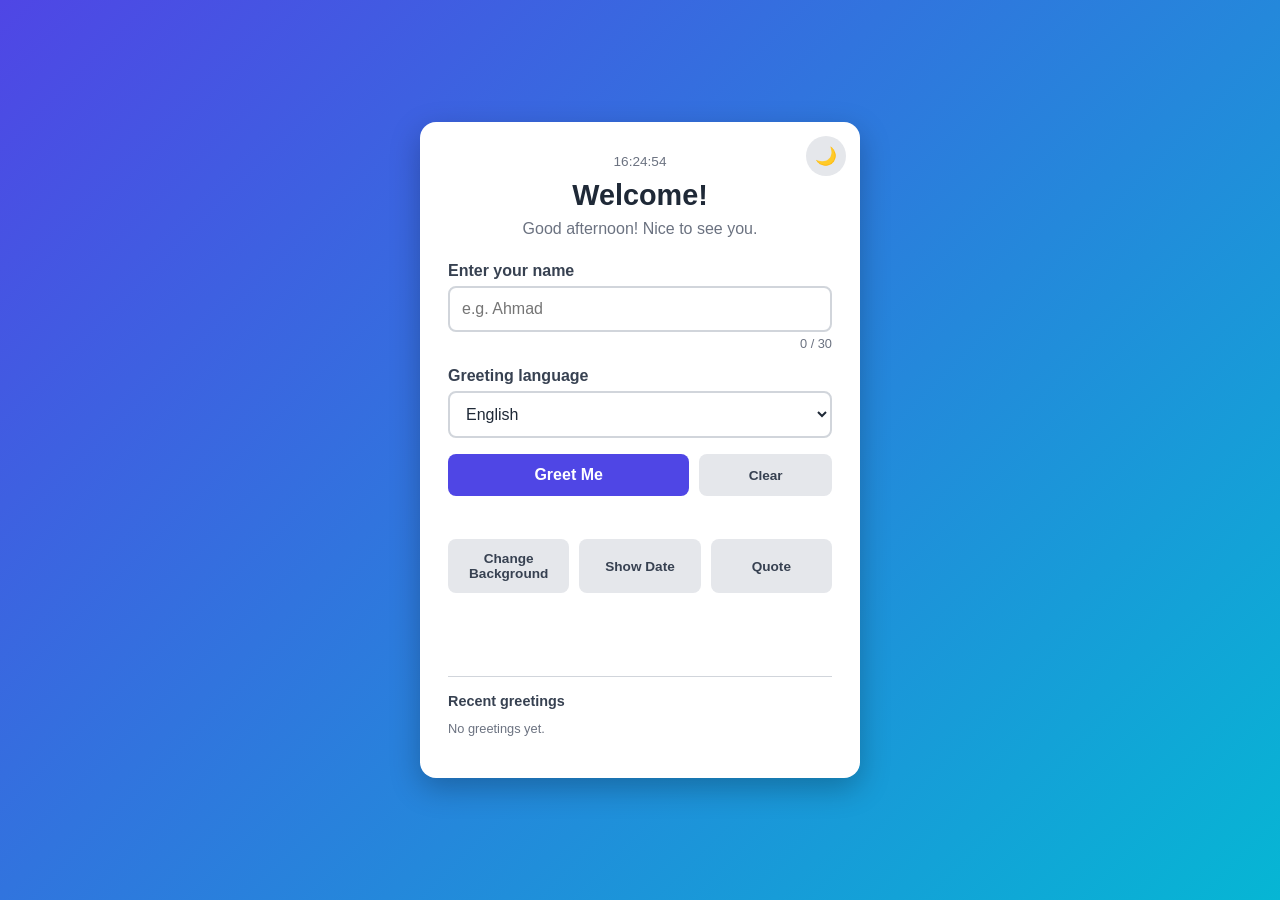
<file: week-03/greeting.html>
<!DOCTYPE html>
<html lang="en">
<head>
  <meta charset="UTF-8">
  <meta name="viewport" content="width=device-width, initial-scale=1.0">
  <title>Interactive Greeting App</title>
  <link rel="stylesheet" href="style.css">
</head>
<body>
  <main class="card">
    <button id="themeButton" class="theme-toggle" aria-label="Toggle dark mode">🌙</button>

    <p id="clock" class="clock"></p>
    <h1 id="greeting">Welcome!</h1>
    <p id="timeMessage" class="subtitle"></p>

    <label for="nameInput">Enter your name</label>
    <input type="text" id="nameInput" maxlength="30" placeholder="e.g. Ahmad">
    <p id="charCount" class="char-count">0 / 30</p>

    <label for="languageSelect">Greeting language</label>
    <select id="languageSelect">
      <option value="english">English</option>
      <option value="hausa">Hausa</option>
      <option value="yoruba">Yoruba</option>
      <option value="igbo">Igbo</option>
      <option value="french">French</option>
      <option value="spanish">Spanish</option>
    </select>

    <div class="main-buttons">
      <button id="greetButton">Greet Me</button>
      <button id="clearButton" class="secondary">Clear</button>
    </div>
    <p id="errorMessage" class="error"></p>

    <div class="extras">
      <button id="colorButton" class="secondary">Change Background</button>
      <button id="dateButton" class="secondary">Show Date</button>
      <button id="quoteButton" class="secondary">Quote</button>
    </div>

    <p id="dateDisplay" class="date"></p>
    <p id="quoteDisplay" class="quote"></p>

    <section class="history">
      <h2>Recent greetings</h2>
      <ul id="historyList"></ul>
    </section>
  </main>

  <script src="script.js"></script>
</body>
</html>
</file>
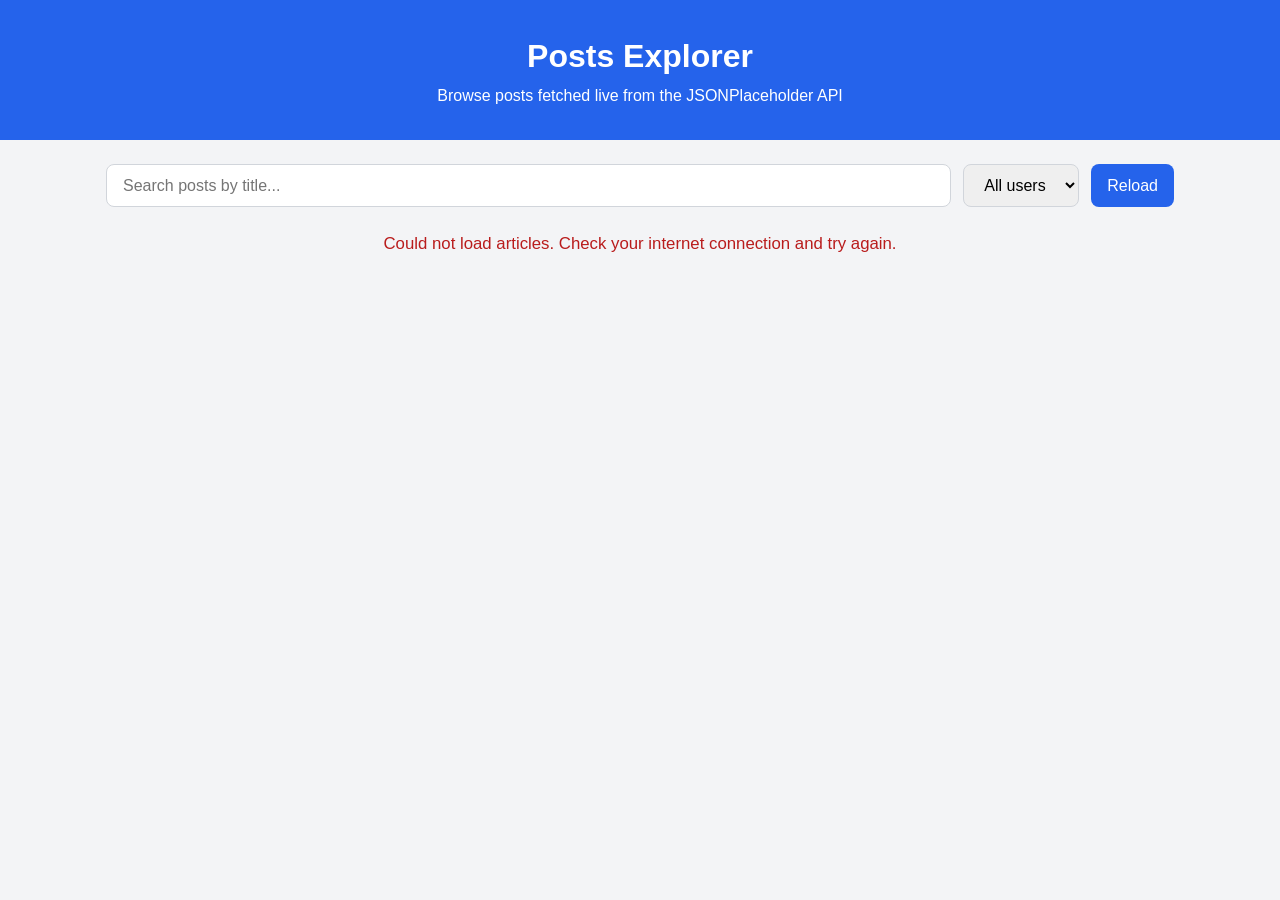
<file: week-04/posts.html>
<!DOCTYPE html>
<html lang="en">
<head>
  <meta charset="UTF-8" />
  <meta name="viewport" content="width=device-width, initial-scale=1.0" />
  <title>Posts Explorer</title>
  <link rel="stylesheet" href="style.css" />
</head>
<body>
  <header class="header">
    <h1>Posts Explorer</h1>
    <p>Browse posts fetched live from the JSONPlaceholder API</p>
  </header>

  <main class="container">
    <section class="controls">
      <input
        type="text"
        id="searchInput"
        placeholder="Search posts by title..."
        aria-label="Search posts by title"
      />
      <select id="userFilter" aria-label="Filter by user">
        <option value="all">All users</option>
      </select>
      <button id="reloadBtn" type="button">Reload</button>
    </section>

    <p id="status" class="status" role="status" aria-live="polite"></p>

    <section id="postsContainer" class="posts"></section>
  </main>

  <script src="script.js"></script>
</body>
</html>
</file>
<file: week-03/style.css>
* {
  box-sizing: border-box;
  margin: 0;
  padding: 0;
}

:root {
  --card-bg: #ffffff;
  --text-main: #1f2937;
  --text-soft: #6b7280;
  --text-label: #374151;
  --input-border: #d1d5db;
  --input-bg: #ffffff;
  --secondary-bg: #e5e7eb;
  --secondary-hover: #d1d5db;
  --accent: #4f46e5;
  --accent-hover: #4338ca;
}

body.dark {
  --card-bg: #1f2937;
  --text-main: #f9fafb;
  --text-soft: #9ca3af;
  --text-label: #e5e7eb;
  --input-border: #4b5563;
  --input-bg: #111827;
  --secondary-bg: #374151;
  --secondary-hover: #4b5563;
}

body {
  font-family: "Segoe UI", Arial, sans-serif;
  min-height: 100vh;
  display: flex;
  align-items: center;
  justify-content: center;
  background: linear-gradient(135deg, #4f46e5, #06b6d4);
  transition: background 0.4s ease;
  padding: 20px;
}

.card {
  position: relative;
  background: var(--card-bg);
  width: 100%;
  max-width: 440px;
  padding: 32px 28px;
  border-radius: 16px;
  box-shadow: 0 10px 30px rgba(0, 0, 0, 0.25);
  text-align: center;
  transition: background 0.3s ease;
}

.theme-toggle {
  position: absolute;
  top: 14px;
  right: 14px;
  width: 40px;
  height: 40px;
  padding: 0;
  font-size: 1.1rem;
  background: var(--secondary-bg);
  border-radius: 50%;
}

.theme-toggle:hover {
  background: var(--secondary-hover);
}

.clock {
  font-size: 0.85rem;
  color: var(--text-soft);
  margin-bottom: 10px;
  font-variant-numeric: tabular-nums;
}

h1 {
  color: var(--text-main);
  font-size: 1.8rem;
  margin-bottom: 8px;
  word-wrap: break-word;
}

.pop {
  animation: pop 0.35s ease;
}

@keyframes pop {
  0% { transform: scale(0.9); opacity: 0.4; }
  100% { transform: scale(1); opacity: 1; }
}

.subtitle {
  color: var(--text-soft);
  margin-bottom: 24px;
}

label {
  display: block;
  text-align: left;
  font-weight: 600;
  color: var(--text-label);
  margin-bottom: 6px;
}

input,
select {
  width: 100%;
  padding: 12px;
  font-size: 1rem;
  color: var(--text-main);
  background: var(--input-bg);
  border: 2px solid var(--input-border);
  border-radius: 8px;
  outline: none;
  transition: border-color 0.2s;
}

input:focus,
select:focus {
  border-color: var(--accent);
}

.char-count {
  text-align: right;
  font-size: 0.8rem;
  color: var(--text-soft);
  margin: 4px 0 16px;
}

select {
  margin-bottom: 16px;
}

button {
  width: 100%;
  padding: 12px;
  font-size: 1rem;
  font-weight: 600;
  color: #ffffff;
  background: var(--accent);
  border: none;
  border-radius: 8px;
  cursor: pointer;
  transition: background 0.2s, transform 0.1s;
}

button:hover {
  background: var(--accent-hover);
}

button:active {
  transform: scale(0.98);
}

.main-buttons {
  display: flex;
  gap: 10px;
}

.main-buttons button:first-child {
  flex: 2;
}

.main-buttons button:last-child {
  flex: 1;
}

.error {
  color: #dc2626;
  font-size: 0.9rem;
  margin-top: 10px;
  min-height: 1.2em;
}

.extras {
  display: flex;
  gap: 10px;
  margin-top: 16px;
}

button.secondary {
  background: var(--secondary-bg);
  color: var(--text-label);
  font-size: 0.85rem;
}

button.secondary:hover {
  background: var(--secondary-hover);
}

.date {
  margin-top: 14px;
  color: var(--text-label);
  font-weight: 500;
  min-height: 1.2em;
}

.quote {
  margin-top: 10px;
  color: var(--text-soft);
  font-style: italic;
  min-height: 1.2em;
}

.history {
  margin-top: 20px;
  padding-top: 16px;
  border-top: 1px solid var(--input-border);
  text-align: left;
}

.history h2 {
  font-size: 0.9rem;
  color: var(--text-label);
  margin-bottom: 8px;
}

.history ul {
  list-style: none;
}

.history li {
  display: inline-block;
  background: var(--secondary-bg);
  color: var(--text-label);
  font-size: 0.8rem;
  padding: 4px 10px;
  border-radius: 999px;
  margin: 0 6px 6px 0;
}

.history .empty {
  background: none;
  color: var(--text-soft);
  padding-left: 0;
}
</file>
<file: week-04/style.css>
* {
  box-sizing: border-box;
  margin: 0;
  padding: 0;
}

body {
  font-family: "Segoe UI", Arial, sans-serif;
  background: #f3f4f6;
  color: #1f2937;
  line-height: 1.5;
}

.header {
  background: #2563eb;
  color: #fff;
  text-align: center;
  padding: 2rem 1rem;
}

.header h1 {
  font-size: 2rem;
  margin-bottom: 0.25rem;
}

.container {
  max-width: 1100px;
  margin: 0 auto;
  padding: 1.5rem 1rem 3rem;
}

.controls {
  display: flex;
  flex-wrap: wrap;
  gap: 0.75rem;
  margin-bottom: 1rem;
}

.controls input,
.controls select,
.controls button {
  padding: 0.7rem 1rem;
  font-size: 1rem;
  border: 1px solid #d1d5db;
  border-radius: 8px;
}

.controls input {
  flex: 1 1 250px;
}

.controls button {
  background: #2563eb;
  color: #fff;
  border: none;
  cursor: pointer;
}

.controls button:hover {
  background: #1d4ed8;
}

.status {
  text-align: center;
  font-size: 1.05rem;
  margin: 1.5rem 0;
}

.status.error {
  color: #b91c1c;
}

.posts {
  display: grid;
  grid-template-columns: repeat(auto-fill, minmax(280px, 1fr));
  gap: 1rem;
}

.post-card {
  background: #fff;
  border-radius: 10px;
  padding: 1.25rem;
  box-shadow: 0 2px 6px rgba(0, 0, 0, 0.08);
  display: flex;
  flex-direction: column;
  gap: 0.5rem;
}

.post-card .user {
  font-size: 0.8rem;
  color: #6b7280;
  text-transform: uppercase;
  letter-spacing: 0.05em;
}

.post-card h2 {
  font-size: 1.1rem;
  text-transform: capitalize;
}

.post-card p {
  color: #4b5563;
  font-size: 0.95rem;
}

@media (max-width: 480px) {
  .header h1 {
    font-size: 1.5rem;
  }

  .controls button,
  .controls select {
    flex: 1 1 100%;
  }
}
.post-card a {
  color: #2563eb;
  font-weight: 600;
  text-decoration: none;
  margin-top: auto;
}

.post-card a:hover {
  text-decoration: underline;
}
</file>
